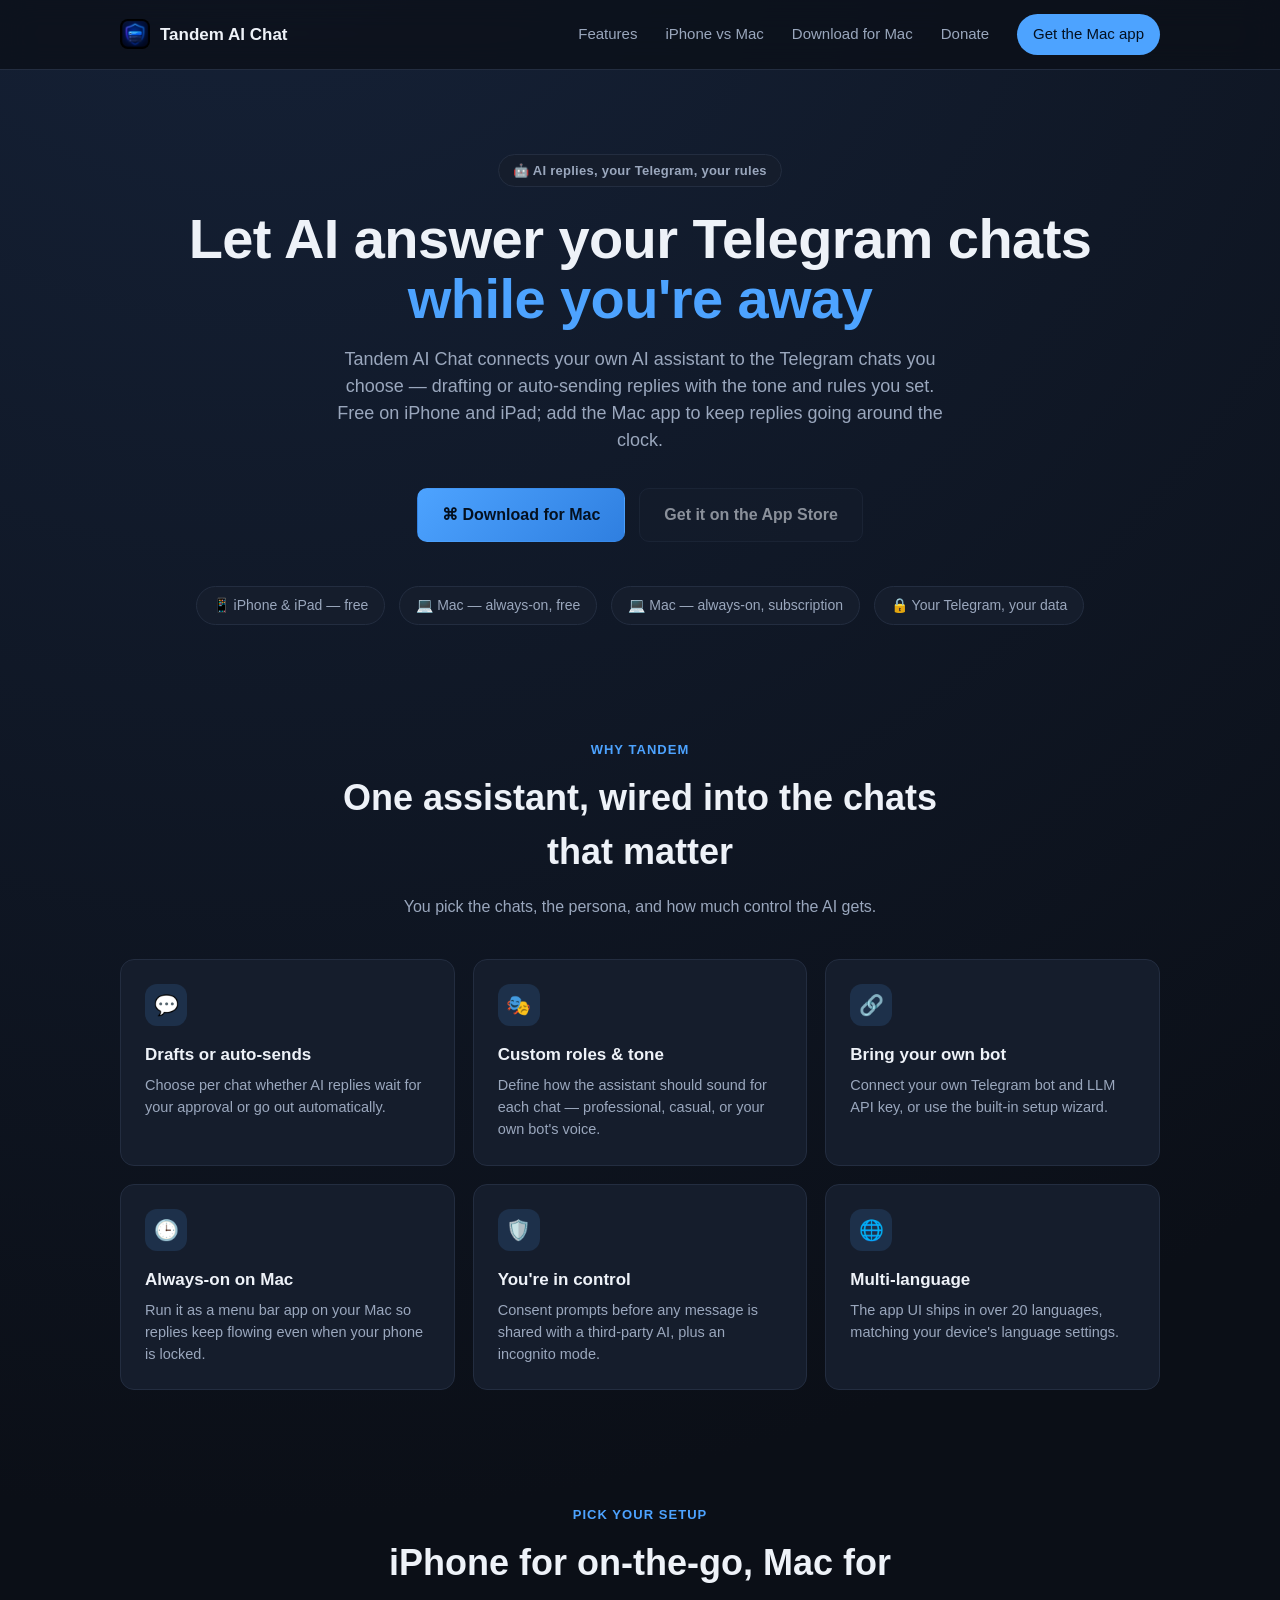
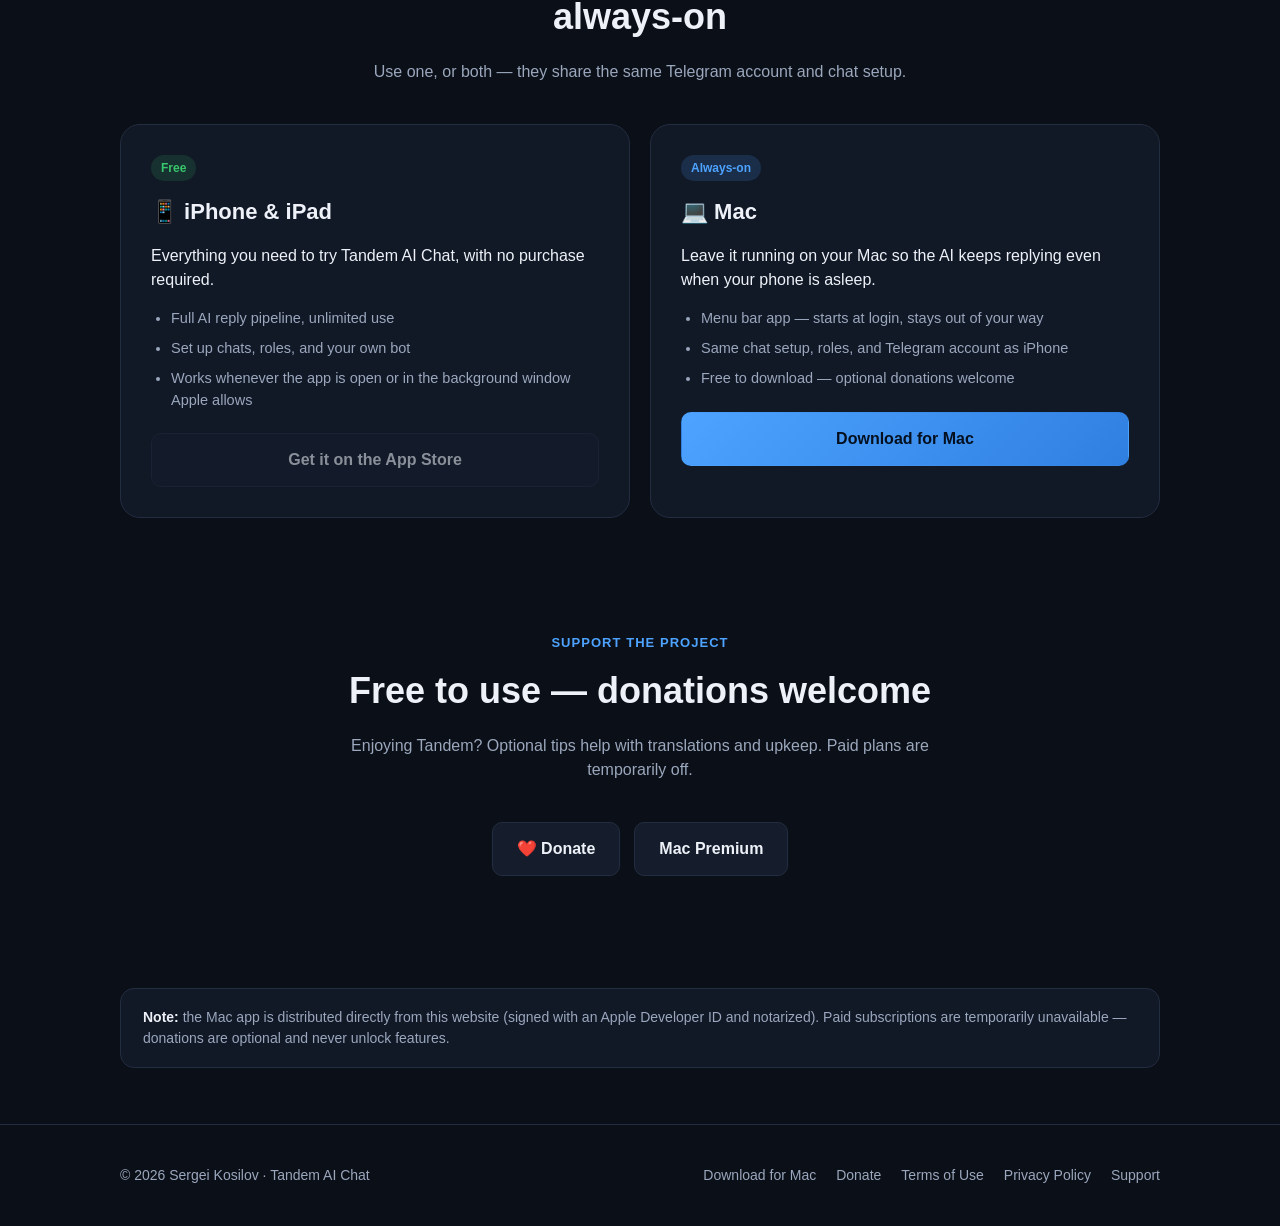
<file: index.html>
<!DOCTYPE html>
<html lang="en">
<head>
<meta charset="UTF-8" />
<meta name="viewport" content="width=device-width, initial-scale=1" />
<title>Tandem AI Chat — AI replies for your Telegram, on iPhone and Mac</title>
<meta name="description" content="Tandem AI Chat drafts and sends AI-powered replies inside your own Telegram chats. Free on iPhone and iPad, with an always-on Mac app for continuous coverage." />
<link rel="icon" href="assets/tandem-ios-icon-1024.png" />
<link rel="stylesheet" href="css/styles.css" />
</head>
<body>
  <header class="site-header">
    <div class="container">
      <a class="brand" href="index.html">
        <img src="assets/tandem-ios-icon-1024.png" alt="Tandem AI Chat icon" />
        Tandem AI Chat
      </a>
      <nav class="nav-links">
        <a href="index.html#features">Features</a>
        <a href="index.html#platforms">iPhone vs Mac</a>
        <a href="download.html">Download for Mac</a>
        <a href="download.html#pricing" data-paid-purchase>Pricing</a>
        <a href="donate.html">Donate</a>
        <a class="nav-cta" href="download.html">Get the Mac app</a>
      </nav>
      <button class="nav-toggle" aria-label="Toggle menu" aria-expanded="false">☰</button>
    </div>
  </header>

  <main>
    <section class="hero">
      <div class="container">
        <span class="eyebrow">🤖 AI replies, your Telegram, your rules</span>
        <h1>Let AI answer your Telegram chats <span>while you're away</span></h1>
        <p class="lead">
          Tandem AI Chat connects your own AI assistant to the Telegram chats you choose — drafting
          or auto‑sending replies with the tone and rules you set. Free on iPhone and iPad; add the
          Mac app to keep replies going around the clock.
        </p>
        <div class="cta-row">
          <a class="btn btn-primary" href="download.html">
            <span>⌘ Download for Mac</span>
          </a>
          <!-- TODO: replace with the real App Store URL once the listing is live -->
          <a class="btn btn-secondary" href="#" data-role="appstore-link">
            <span> Get it on the App Store</span>
          </a>
        </div>
        <div class="platform-strip">
          <span class="pill">📱 iPhone &amp; iPad — free</span>
          <span class="pill" data-donations-only>💻 Mac — always‑on, free</span>
          <span class="pill" data-paid-purchase>💻 Mac — always‑on, subscription</span>
          <span class="pill">🔒 Your Telegram, your data</span>
        </div>
      </div>
    </section>

    <section id="features">
      <div class="container">
        <div class="section-head">
          <span class="kicker">Why Tandem</span>
          <h2>One assistant, wired into the chats that matter</h2>
          <p>You pick the chats, the persona, and how much control the AI gets.</p>
        </div>
        <div class="grid">
          <div class="card">
            <div class="icon">💬</div>
            <h3>Drafts or auto‑sends</h3>
            <p>Choose per chat whether AI replies wait for your approval or go out automatically.</p>
          </div>
          <div class="card">
            <div class="icon">🎭</div>
            <h3>Custom roles &amp; tone</h3>
            <p>Define how the assistant should sound for each chat — professional, casual, or your own bot's voice.</p>
          </div>
          <div class="card">
            <div class="icon">🔗</div>
            <h3>Bring your own bot</h3>
            <p>Connect your own Telegram bot and LLM API key, or use the built‑in setup wizard.</p>
          </div>
          <div class="card">
            <div class="icon">🕒</div>
            <h3>Always‑on on Mac</h3>
            <p>Run it as a menu bar app on your Mac so replies keep flowing even when your phone is locked.</p>
          </div>
          <div class="card">
            <div class="icon">🛡️</div>
            <h3>You're in control</h3>
            <p>Consent prompts before any message is shared with a third‑party AI, plus an incognito mode.</p>
          </div>
          <div class="card">
            <div class="icon">🌐</div>
            <h3>Multi‑language</h3>
            <p>The app UI ships in over 20 languages, matching your device's language settings.</p>
          </div>
        </div>
      </div>
    </section>

    <section id="platforms">
      <div class="container">
        <div class="section-head">
          <span class="kicker">Pick your setup</span>
          <h2>iPhone for on‑the‑go, Mac for always‑on</h2>
          <p>Use one, or both — they share the same Telegram account and chat setup.</p>
        </div>
        <div class="platforms">
          <div class="platform-card">
            <span class="badge">Free</span>
            <h3>📱 iPhone &amp; iPad</h3>
            <p>Everything you need to try Tandem AI Chat, with no purchase required.</p>
            <ul>
              <li>Full AI reply pipeline, unlimited use</li>
              <li>Set up chats, roles, and your own bot</li>
              <li>Works whenever the app is open or in the background window Apple allows</li>
            </ul>
            <a class="btn btn-secondary btn-block" href="#" data-role="appstore-link">Get it on the App Store</a>
          </div>
          <div class="platform-card">
            <span class="badge" style="background: rgba(77,163,255,0.16); color: var(--accent);">Always‑on</span>
            <h3>💻 Mac</h3>
            <p>Leave it running on your Mac so the AI keeps replying even when your phone is asleep.</p>
            <ul>
              <li>Menu bar app — starts at login, stays out of your way</li>
              <li>Same chat setup, roles, and Telegram account as iPhone</li>
              <li data-donations-only>Free to download — optional donations welcome</li>
              <li data-paid-purchase>Premium from $4.99/month, up to 3 Macs per subscription</li>
            </ul>
            <a class="btn btn-primary btn-block" href="download.html">Download for Mac</a>
          </div>
        </div>
      </div>
    </section>

    <section>
      <div class="container">
        <div class="section-head">
          <span class="kicker">Support the project</span>
          <h2>Free to use — donations welcome</h2>
          <p data-donations-only>Enjoying Tandem? Optional tips help with translations and upkeep. Paid plans are temporarily off.</p>
          <p data-paid-purchase>Enjoying Tandem? Optional tips help with translations and upkeep. Mac Premium is a separate subscription.</p>
        </div>
        <div class="cta-row">
          <a class="btn btn-secondary" href="donate.html">❤️ Donate</a>
          <a class="btn btn-secondary" href="download.html#pricing" data-paid-purchase>Mac Premium</a>
        </div>
      </div>
    </section>

    <section>
      <div class="container">
        <div class="callout" data-donations-only>
          <strong>Note:</strong> the Mac app is distributed directly from this website (signed with
          an Apple Developer ID and notarized). Paid subscriptions are temporarily unavailable —
          donations are optional and never unlock features.
        </div>
        <div class="callout" data-paid-purchase>
          <strong>Note:</strong> the Mac app is distributed directly from this website (signed with
          an Apple Developer ID and notarized), not through the Mac App Store — that's what lets us
          offer Lemon Squeezy subscription billing for the Mac app instead of Mac App Store IAP.
        </div>
      </div>
    </section>
  </main>

  <footer class="site-footer">
    <div class="container">
      <div class="footer-row">
        <span>© 2026 Sergei Kosilov · Tandem AI Chat</span>
        <div class="footer-links">
          <a href="download.html">Download for Mac</a>
          <a href="donate.html">Donate</a>
          <a href="#" data-role="terms-link">Terms of Use</a>
          <a href="#" data-role="privacy-link">Privacy Policy</a>
          <a href="#" data-role="support-link">Support</a>
        </div>
      </div>
    </div>
  </footer>

  <script src="js/site-config.js"></script>
  <script src="js/main.js"></script>
</body>
</html>
</file>
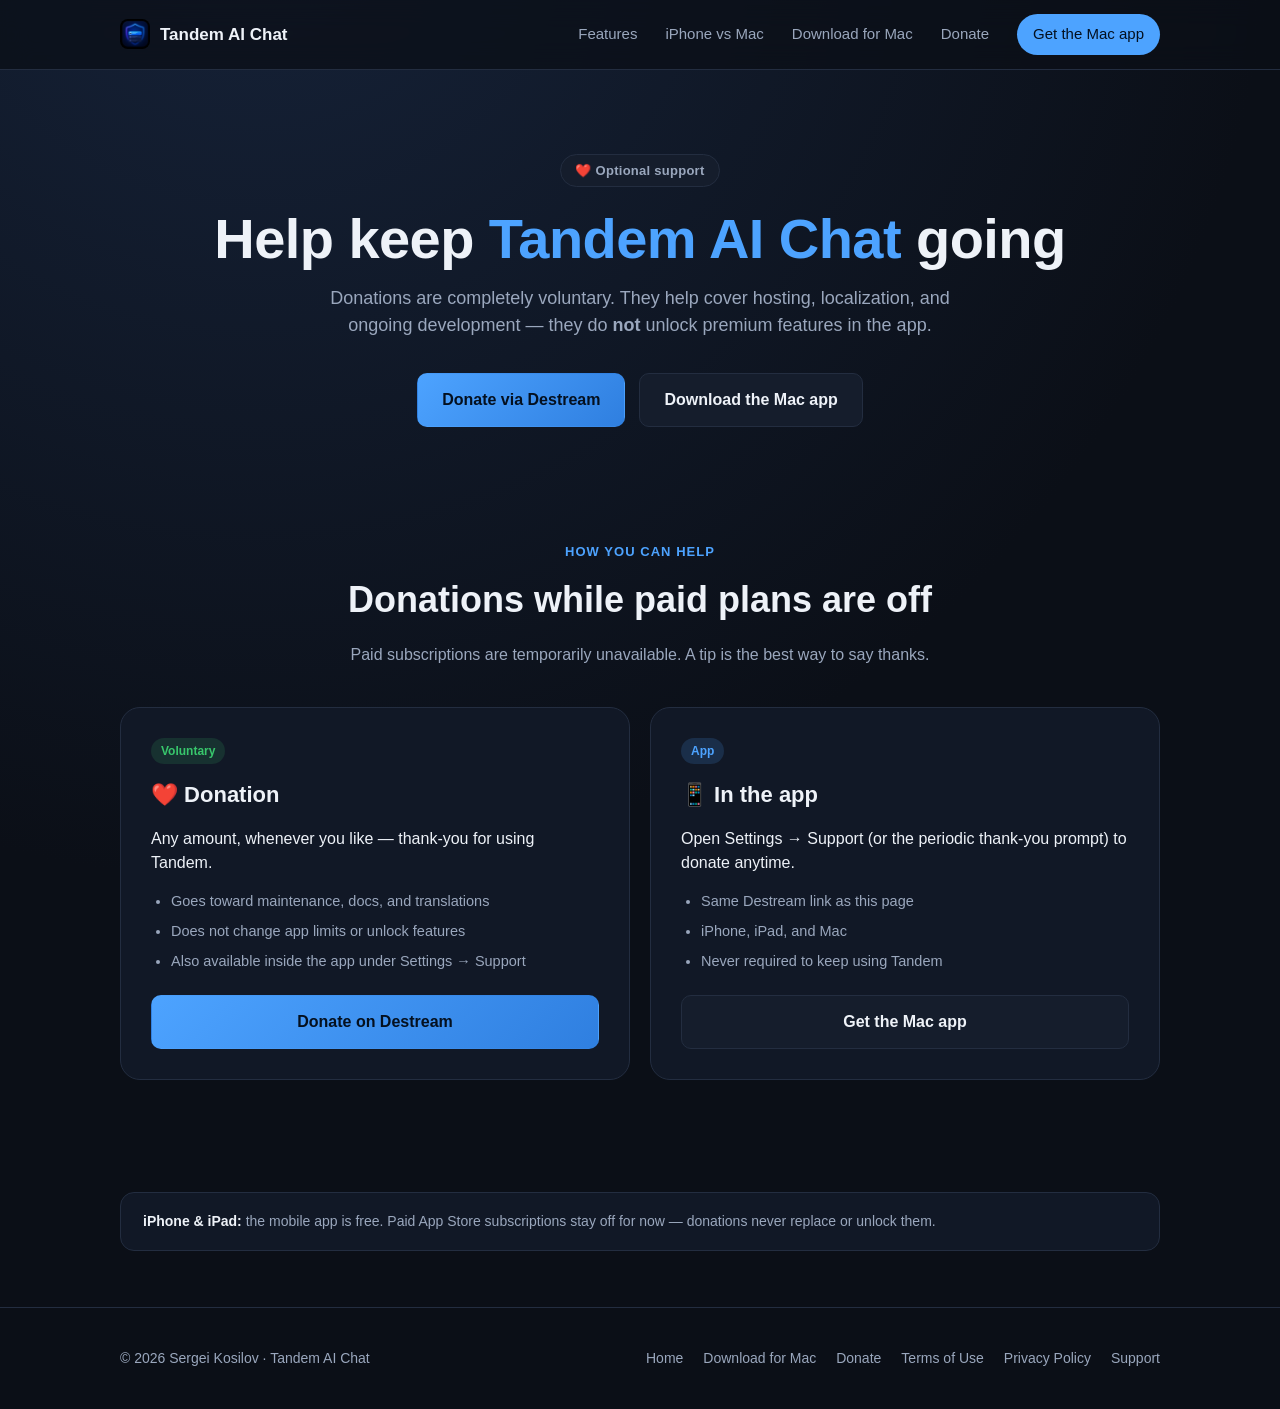
<file: donate.html>
<!DOCTYPE html>
<html lang="en">
<head>
<meta charset="UTF-8" />
<meta name="viewport" content="width=device-width, initial-scale=1" />
<title>Support Tandem AI Chat — Donate</title>
<meta name="description" content="Optional donations help keep Tandem AI Chat maintained and translated. Paid plans are temporarily off." />
<link rel="icon" href="assets/tandem-ios-icon-1024.png" />
<link rel="stylesheet" href="css/styles.css" />
</head>
<body>
  <header class="site-header">
    <div class="container">
      <a class="brand" href="index.html">
        <img src="assets/tandem-ios-icon-1024.png" alt="Tandem AI Chat icon" />
        Tandem AI Chat
      </a>
      <nav class="nav-links">
        <a href="index.html#features">Features</a>
        <a href="index.html#platforms">iPhone vs Mac</a>
        <a href="download.html">Download for Mac</a>
        <a href="download.html#pricing" data-paid-purchase>Pricing</a>
        <a href="donate.html">Donate</a>
        <a class="nav-cta" href="download.html">Get the Mac app</a>
      </nav>
      <button class="nav-toggle" aria-label="Toggle menu" aria-expanded="false">☰</button>
    </div>
  </header>

  <main>
    <section class="hero">
      <div class="container">
        <span class="eyebrow">❤️ Optional support</span>
        <h1>Help keep <span>Tandem AI Chat</span> going</h1>
        <p class="lead">
          Donations are completely voluntary. They help cover hosting, localization, and ongoing
          development — they do <strong>not</strong> unlock premium features in the app.
        </p>
        <div class="cta-row">
          <a class="btn btn-primary" href="#" data-role="donate-link" rel="noopener noreferrer" target="_blank">
            <span>Donate via Destream</span>
          </a>
          <a class="btn btn-secondary" href="download.html">Download the Mac app</a>
        </div>
      </div>
    </section>

    <section>
      <div class="container">
        <div class="section-head">
          <span class="kicker">How you can help</span>
          <h2 data-donations-only>Donations while paid plans are off</h2>
          <h2 data-paid-purchase>Donations vs. Mac Premium</h2>
          <p data-donations-only>Paid subscriptions are temporarily unavailable. A tip is the best way to say thanks.</p>
          <p data-paid-purchase>Two different ways to support the project — pick what fits you.</p>
        </div>
        <div class="platforms">
          <div class="platform-card">
            <span class="badge">Voluntary</span>
            <h3>❤️ Donation</h3>
            <p>Any amount, whenever you like — thank-you for using Tandem.</p>
            <ul>
              <li>Goes toward maintenance, docs, and translations</li>
              <li>Does not change app limits or unlock features</li>
              <li>Also available inside the app under Settings → Support</li>
            </ul>
            <a class="btn btn-primary btn-block" href="#" data-role="donate-link" rel="noopener noreferrer" target="_blank">
              Donate on Destream
            </a>
          </div>
          <div class="platform-card" data-paid-purchase>
            <span class="badge" style="background: rgba(77,163,255,0.16); color: var(--accent);">Mac only</span>
            <h3>💻 Mac Premium</h3>
            <p>$4.99/month subscription for always-on AI replies on your Mac.</p>
            <ul>
              <li>Unlimited use while subscribed (up to 3 Macs)</li>
              <li>License key by email (Lemon Squeezy checkout)</li>
              <li>Activate in Settings → Subscription inside the Mac app</li>
            </ul>
            <a class="btn btn-secondary btn-block" href="download.html#pricing">View subscription pricing</a>
          </div>
          <div class="platform-card" data-donations-only>
            <span class="badge" style="background: rgba(77,163,255,0.16); color: var(--accent);">App</span>
            <h3>📱 In the app</h3>
            <p>Open Settings → Support (or the periodic thank-you prompt) to donate anytime.</p>
            <ul>
              <li>Same Destream link as this page</li>
              <li>iPhone, iPad, and Mac</li>
              <li>Never required to keep using Tandem</li>
            </ul>
            <a class="btn btn-secondary btn-block" href="download.html">Get the Mac app</a>
          </div>
        </div>
      </div>
    </section>

    <section>
      <div class="container">
        <div class="callout">
          <strong>iPhone &amp; iPad:</strong> the mobile app is free. Paid App Store subscriptions stay
          off for now — donations never replace or unlock them.
        </div>
      </div>
    </section>
  </main>

  <footer class="site-footer">
    <div class="container">
      <div class="footer-row">
        <span>© 2026 Sergei Kosilov · Tandem AI Chat</span>
        <div class="footer-links">
          <a href="index.html">Home</a>
          <a href="download.html">Download for Mac</a>
          <a href="donate.html">Donate</a>
          <a href="#" data-role="terms-link">Terms of Use</a>
          <a href="#" data-role="privacy-link">Privacy Policy</a>
          <a href="#" data-role="support-link">Support</a>
        </div>
      </div>
    </div>
  </footer>

  <script src="js/site-config.js"></script>
  <script src="js/main.js"></script>
</body>
</html>
</file>
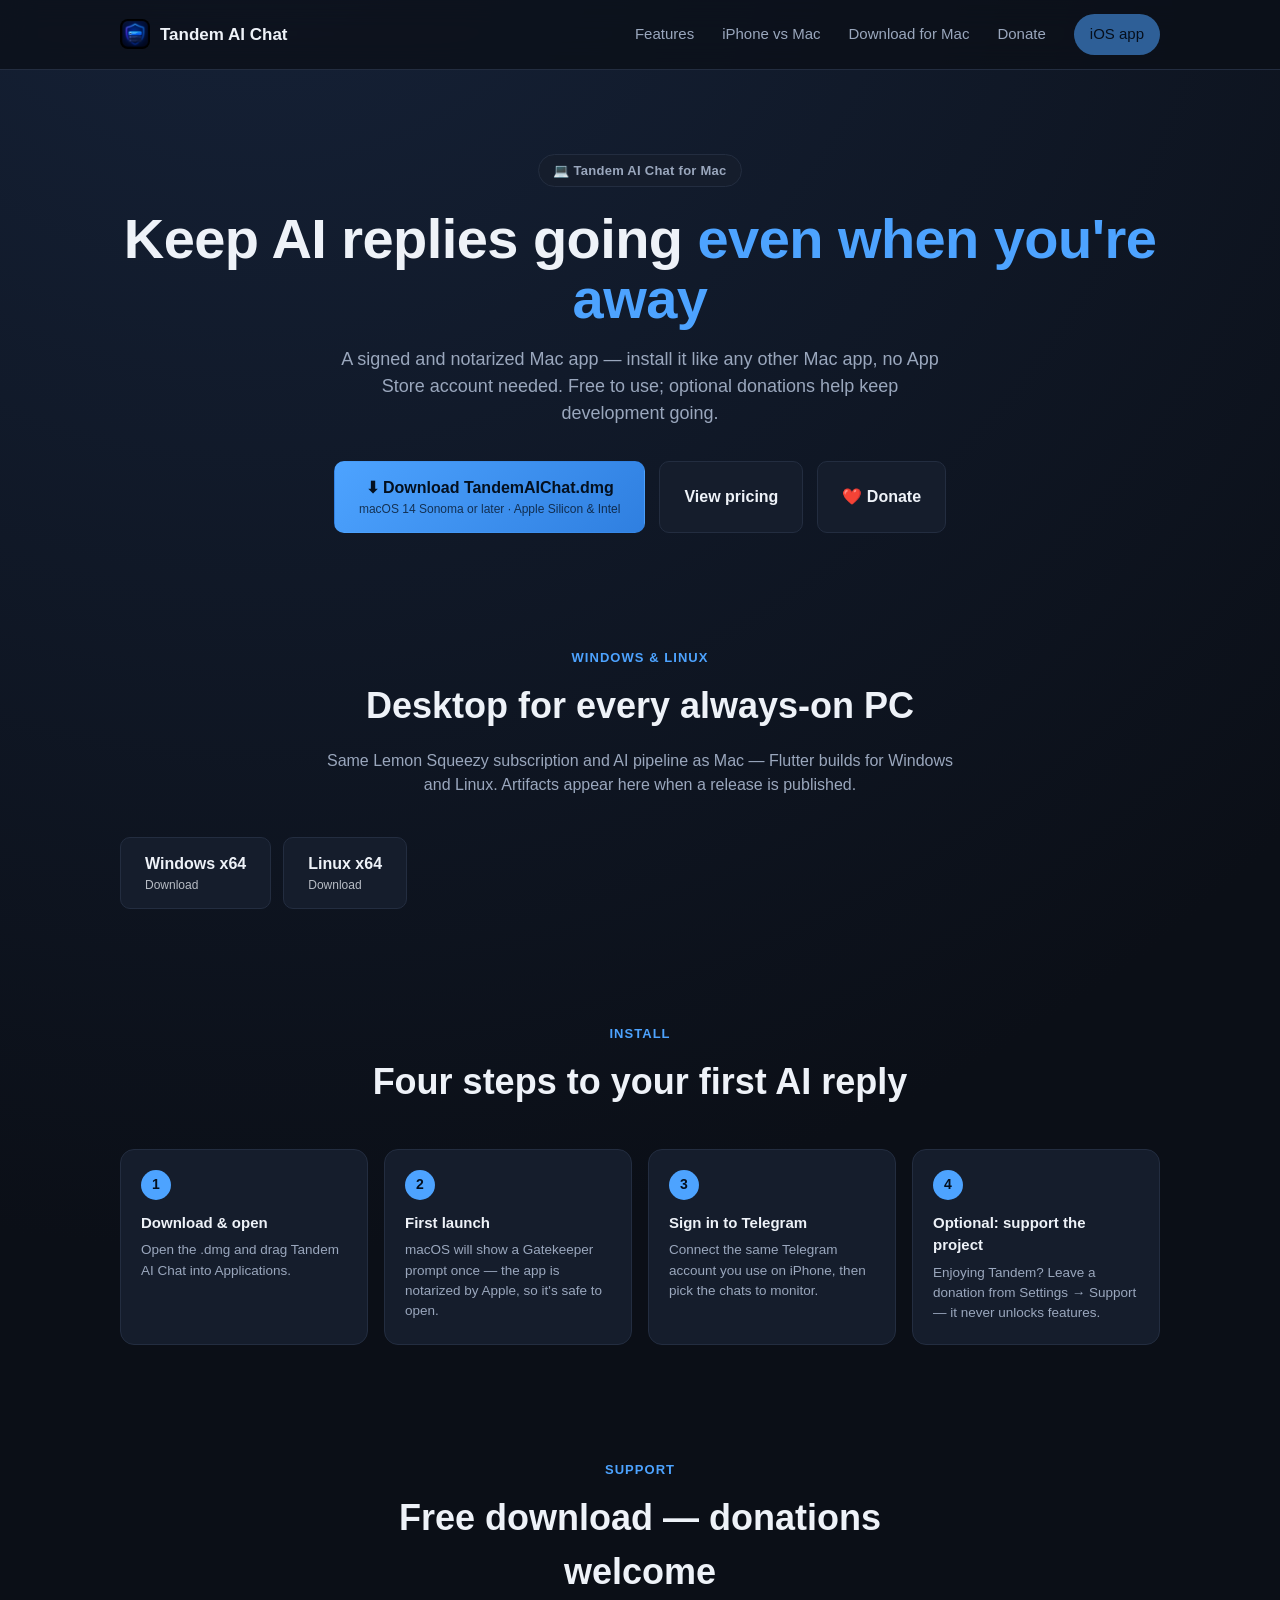
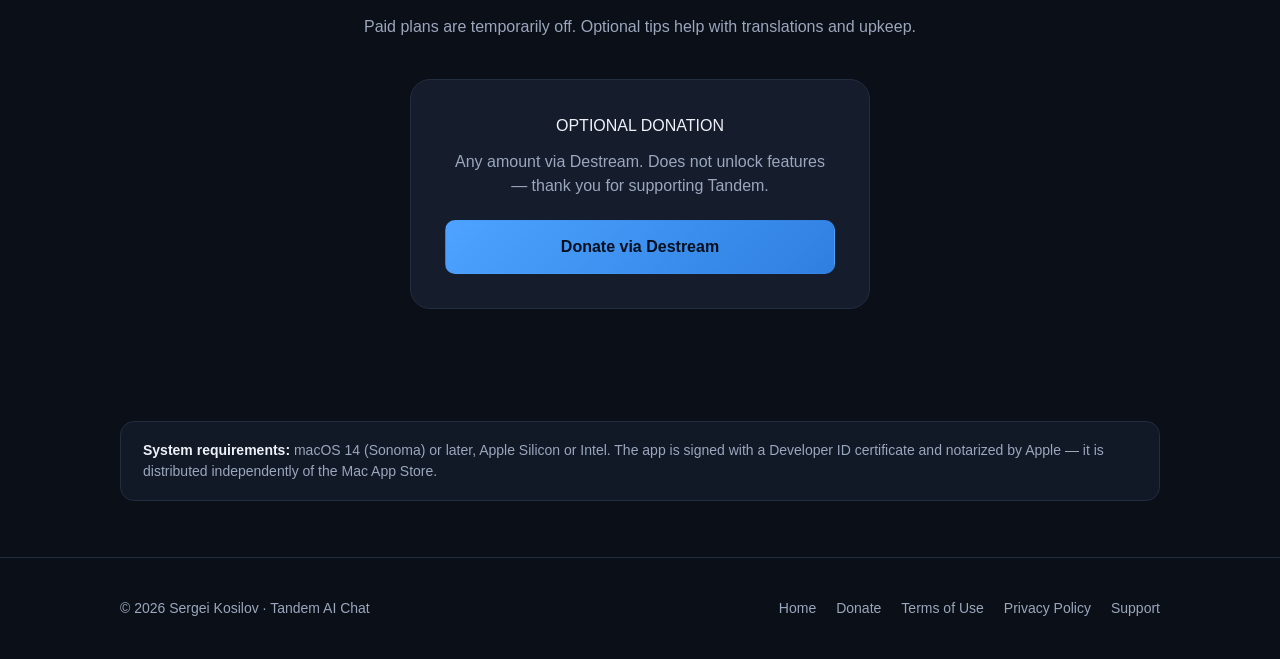
<file: download.html>
<!DOCTYPE html>
<html lang="en">
<head>
<meta charset="UTF-8" />
<meta name="viewport" content="width=device-width, initial-scale=1" />
<title>Download Tandem AI Chat for Mac</title>
<meta name="description" content="Download the notarized Tandem AI Chat Mac app. Free to use — optional donations welcome." />
<link rel="icon" href="assets/tandem-mac-icon-1024.png" />
<link rel="stylesheet" href="css/styles.css" />
</head>
<body>
  <header class="site-header">
    <div class="container">
      <a class="brand" href="index.html">
        <img src="assets/tandem-mac-icon-1024.png" alt="Tandem AI Chat icon" />
        Tandem AI Chat
      </a>
      <nav class="nav-links">
        <a href="index.html#features">Features</a>
        <a href="index.html#platforms">iPhone vs Mac</a>
        <a href="download.html">Download for Mac</a>
        <a href="download.html#pricing" data-paid-purchase>Pricing</a>
        <a href="donate.html">Donate</a>
        <a class="nav-cta" href="#" data-role="appstore-link">iOS app</a>
      </nav>
      <button class="nav-toggle" aria-label="Toggle menu" aria-expanded="false">☰</button>
    </div>
  </header>

  <main>
    <section class="hero">
      <div class="container">
        <span class="eyebrow">💻 Tandem AI Chat for Mac</span>
        <h1>Keep AI replies going <span>even when you're away</span></h1>
        <p class="lead" data-donations-only>
          A signed and notarized Mac app — install it like any other Mac app, no App Store account
          needed. Free to use; optional donations help keep development going.
        </p>
        <p class="lead" data-paid-purchase>
          A signed and notarized Mac app — install it like any other Mac app, no App Store account
          needed. Premium subscription from $4.99/month via Lemon Squeezy.
        </p>
        <div class="cta-row">
          <!-- Upload the notarized .dmg produced by scripts/archive-tandemmac-direct.sh here. -->
          <a class="btn btn-primary" href="downloads/TandemAIChat.dmg" data-role="dmg-link">
            <span>⬇︎ Download TandemAIChat.dmg
              <small>macOS 14 Sonoma or later · Apple Silicon &amp; Intel</small>
            </span>
          </a>
          <a class="btn btn-secondary" href="#pricing" data-paid-purchase>View pricing</a>
          <a class="btn btn-secondary" href="donate.html" data-donations-only>❤️ Donate</a>
        </div>
      </div>
    </section>

    <section id="other-platforms">
      <div class="container">
        <div class="section-head">
          <span class="kicker">Windows &amp; Linux</span>
          <h2>Desktop for every always-on PC</h2>
          <p>
            Same Lemon Squeezy subscription and AI pipeline as Mac — Flutter builds for Windows and Linux.
            Artifacts appear here when a release is published.
          </p>
        </div>
        <div class="cta-row" style="justify-content:flex-start; flex-wrap:wrap; gap:12px;">
          <a class="btn btn-secondary" href="#" data-role="windows-download-link" aria-disabled="true">
            <span>Windows x64
              <small data-role="windows-download-status">Coming soon</small>
            </span>
          </a>
          <a class="btn btn-secondary" href="#" data-role="linux-download-link" aria-disabled="true">
            <span>Linux x64
              <small data-role="linux-download-status">Coming soon</small>
            </span>
          </a>
        </div>
      </div>
    </section>

    <section>
      <div class="container">
        <div class="section-head">
          <span class="kicker">Install</span>
          <h2>Four steps to your first AI reply</h2>
        </div>
        <div class="steps">
          <div class="step">
            <div class="num">1</div>
            <h4>Download &amp; open</h4>
            <p>Open the .dmg and drag Tandem AI Chat into Applications.</p>
          </div>
          <div class="step">
            <div class="num">2</div>
            <h4>First launch</h4>
            <p>macOS will show a Gatekeeper prompt once — the app is notarized by Apple, so it's safe to open.</p>
          </div>
          <div class="step">
            <div class="num">3</div>
            <h4>Sign in to Telegram</h4>
            <p>Connect the same Telegram account you use on iPhone, then pick the chats to monitor.</p>
          </div>
          <div class="step" data-paid-purchase>
            <div class="num">4</div>
            <h4>Activate your subscription</h4>
            <p>Subscribe at checkout, then paste the license key from your email in Settings → Subscription.</p>
          </div>
          <div class="step" data-donations-only>
            <div class="num">4</div>
            <h4>Optional: support the project</h4>
            <p>Enjoying Tandem? Leave a donation from Settings → Support — it never unlocks features.</p>
          </div>
        </div>
      </div>
    </section>

    <section id="pricing" data-paid-purchase>
      <div class="container">
        <div class="section-head">
          <span class="kicker">Pricing</span>
          <h2>Premium subscription, up to 3 Macs</h2>
          <p>Handled securely by Lemon Squeezy — card payments, invoices, and license key by email. Cancel anytime.</p>
        </div>
        <div class="pricing-layout">
          <div class="pricing-media">
            <img src="assets/premium-checkout-hero.png" alt="Tandem AI Chat Premium" class="pricing-hero" />
            <img src="assets/premium-screenshot.png" alt="Tandem AI Chat app screenshot" class="pricing-shot" />
          </div>
          <div class="pricing-card">
          <div>TANDEM AI CHAT PREMIUM — MAC</div>
          <div class="price"><span data-role="mac-license-price">$4.99</span><span data-role="mac-license-price-suffix">/month</span></div>
          <ul>
            <li>Unlimited AI replies while subscribed</li>
            <li>Same license key on up to 3 Macs</li>
            <li>Free app updates</li>
            <li>License key delivered by email after checkout</li>
          </ul>
          <a class="btn btn-primary btn-block" href="#" data-role="checkout-link">
            Subscribe
          </a>
          </div>
        </div>
        <p style="text-align:center; color: var(--text-muted); font-size: 13px; margin-top: 16px;">
          Already subscribed? Paste your license key in Settings → Subscription inside the app.
        </p>
      </div>
    </section>

    <section id="support" data-donations-only>
      <div class="container">
        <div class="section-head">
          <span class="kicker">Support</span>
          <h2>Free download — donations welcome</h2>
          <p>Paid plans are temporarily off. Optional tips help with translations and upkeep.</p>
        </div>
        <div class="pricing-card" style="max-width: 460px; margin: 0 auto;">
          <div>OPTIONAL DONATION</div>
          <p style="color: var(--text-muted); margin: 12px 0 22px;">
            Any amount via Destream. Does not unlock features — thank you for supporting Tandem.
          </p>
          <a class="btn btn-primary btn-block" href="#" data-role="donate-link" rel="noopener noreferrer" target="_blank">
            Donate via Destream
          </a>
        </div>
      </div>
    </section>

    <section>
      <div class="container">
        <div class="callout">
          <strong>System requirements:</strong> macOS 14 (Sonoma) or later, Apple Silicon or Intel.
          The app is signed with a Developer ID certificate and notarized by Apple — it is
          distributed independently of the Mac App Store.
        </div>
      </div>
    </section>
  </main>

  <footer class="site-footer">
    <div class="container">
      <div class="footer-row">
        <span>© 2026 Sergei Kosilov · Tandem AI Chat</span>
        <div class="footer-links">
          <a href="index.html">Home</a>
          <a href="donate.html">Donate</a>
          <a href="#" data-role="terms-link">Terms of Use</a>
          <a href="#" data-role="privacy-link">Privacy Policy</a>
          <a href="#" data-role="support-link">Support</a>
        </div>
      </div>
    </div>
  </footer>

  <script src="js/site-config.js"></script>
  <script src="js/main.js"></script>
</body>
</html>
</file>
<file: css/styles.css>
:root {
  --bg: #0b0f17;
  --bg-elevated: #111826;
  --bg-card: #151d2c;
  --border: #232d40;
  --text: #eef2f8;
  --text-muted: #9aa7bd;
  --accent: #4da3ff;
  --accent-strong: #2f7fe0;
  --success: #38c76c;
  --radius-lg: 20px;
  --radius-md: 14px;
  --radius-sm: 10px;
  --max-width: 1080px;
}

* {
  box-sizing: border-box;
}

html {
  scroll-behavior: smooth;
}

body {
  margin: 0;
  background: radial-gradient(circle at 20% -10%, #16233a 0%, var(--bg) 55%);
  color: var(--text);
  font-family: -apple-system, BlinkMacSystemFont, "SF Pro Text", "Segoe UI", Roboto, Helvetica, Arial, sans-serif;
  line-height: 1.5;
  -webkit-font-smoothing: antialiased;
}

img {
  max-width: 100%;
  display: block;
}

a {
  color: inherit;
}

.container {
  width: 100%;
  max-width: var(--max-width);
  margin: 0 auto;
  padding: 0 20px;
}

/* Header */

.site-header {
  position: sticky;
  top: 0;
  z-index: 50;
  backdrop-filter: blur(14px);
  background: rgba(11, 15, 23, 0.75);
  border-bottom: 1px solid var(--border);
}

.site-header .container {
  display: flex;
  align-items: center;
  justify-content: space-between;
  padding-top: 14px;
  padding-bottom: 14px;
}

.brand {
  display: flex;
  align-items: center;
  gap: 10px;
  font-weight: 700;
  font-size: 17px;
  text-decoration: none;
}

.brand img {
  width: 30px;
  height: 30px;
  border-radius: 8px;
}

.nav-links {
  display: flex;
  align-items: center;
  gap: 28px;
}

.nav-links a {
  text-decoration: none;
  color: var(--text-muted);
  font-size: 15px;
  font-weight: 500;
  transition: color 0.15s ease;
}

.nav-links a:hover {
  color: var(--text);
}

.nav-cta {
  display: inline-flex;
  align-items: center;
  gap: 8px;
  background: var(--accent);
  color: #04101f !important;
  padding: 9px 16px;
  border-radius: 999px;
  font-weight: 600;
  font-size: 14px;
}

.nav-toggle {
  display: none;
  background: none;
  border: 1px solid var(--border);
  border-radius: 8px;
  color: var(--text);
  padding: 8px 10px;
  font-size: 16px;
}

/* Hero */

.hero {
  padding: 84px 0 56px;
  text-align: center;
}

.eyebrow {
  display: inline-flex;
  align-items: center;
  gap: 8px;
  background: var(--bg-card);
  border: 1px solid var(--border);
  color: var(--text-muted);
  padding: 6px 14px;
  border-radius: 999px;
  font-size: 13px;
  font-weight: 600;
  letter-spacing: 0.02em;
}

.hero h1 {
  font-size: clamp(32px, 6vw, 56px);
  line-height: 1.08;
  margin: 22px 0 16px;
  font-weight: 800;
  letter-spacing: -0.01em;
}

.hero h1 span {
  color: var(--accent);
}

.hero p.lead {
  max-width: 620px;
  margin: 0 auto 34px;
  color: var(--text-muted);
  font-size: 18px;
}

.cta-row {
  display: flex;
  flex-wrap: wrap;
  gap: 14px;
  justify-content: center;
}

.btn {
  display: inline-flex;
  align-items: center;
  gap: 10px;
  padding: 14px 24px;
  border-radius: var(--radius-sm);
  font-weight: 600;
  font-size: 16px;
  text-decoration: none;
  border: 1px solid transparent;
  transition: transform 0.15s ease, opacity 0.15s ease;
}

.btn:hover {
  transform: translateY(-1px);
}

.btn-primary {
  background: linear-gradient(135deg, var(--accent), var(--accent-strong));
  color: #04101f;
}

.btn-secondary {
  background: var(--bg-card);
  border-color: var(--border);
  color: var(--text);
}

a.is-disabled {
  opacity: 0.55;
  cursor: not-allowed;
  pointer-events: auto;
}

a.is-disabled:hover {
  transform: none;
}

.btn-block {
  width: 100%;
  justify-content: center;
}

.btn small {
  display: block;
  font-weight: 400;
  font-size: 12px;
  opacity: 0.75;
}

/* Platform preview strip */

.platform-strip {
  display: flex;
  flex-wrap: wrap;
  justify-content: center;
  gap: 14px;
  margin-top: 44px;
  color: var(--text-muted);
  font-size: 14px;
}

.platform-strip .pill {
  display: inline-flex;
  align-items: center;
  gap: 8px;
  background: var(--bg-card);
  border: 1px solid var(--border);
  border-radius: 999px;
  padding: 8px 16px;
}

/* Sections */

section {
  padding: 56px 0;
}

.section-head {
  text-align: center;
  max-width: 640px;
  margin: 0 auto 40px;
}

.section-head .kicker {
  color: var(--accent);
  font-weight: 700;
  font-size: 13px;
  letter-spacing: 0.08em;
  text-transform: uppercase;
}

.section-head h2 {
  font-size: clamp(26px, 4vw, 36px);
  margin: 10px 0 10px;
  font-weight: 800;
}

.section-head p {
  color: var(--text-muted);
  font-size: 16px;
}

/* Feature grid */

.grid {
  display: grid;
  grid-template-columns: repeat(3, 1fr);
  gap: 18px;
}

.card {
  background: var(--bg-card);
  border: 1px solid var(--border);
  border-radius: var(--radius-md);
  padding: 24px;
}

.card .icon {
  width: 42px;
  height: 42px;
  border-radius: 12px;
  background: rgba(77, 163, 255, 0.14);
  display: flex;
  align-items: center;
  justify-content: center;
  font-size: 20px;
  margin-bottom: 16px;
}

.card h3 {
  margin: 0 0 8px;
  font-size: 17px;
}

.card p {
  margin: 0;
  color: var(--text-muted);
  font-size: 14.5px;
}

/* Two-column platform comparison */

.platforms {
  display: grid;
  grid-template-columns: 1fr 1fr;
  gap: 20px;
}

.platform-card {
  background: var(--bg-elevated);
  border: 1px solid var(--border);
  border-radius: var(--radius-lg);
  padding: 30px;
}

.platform-card .badge {
  display: inline-block;
  background: rgba(56, 199, 108, 0.14);
  color: var(--success);
  font-size: 12px;
  font-weight: 700;
  padding: 4px 10px;
  border-radius: 999px;
  margin-bottom: 14px;
}

.platform-card h3 {
  font-size: 22px;
  margin: 0 0 10px;
}

.platform-card ul {
  padding-left: 20px;
  color: var(--text-muted);
  margin: 16px 0 22px;
}

.platform-card li {
  margin-bottom: 8px;
  font-size: 14.5px;
}

/* Pricing */

.pricing-layout {
  display: grid;
  grid-template-columns: 1fr min(420px, 100%);
  gap: 24px;
  align-items: start;
  max-width: 920px;
  margin: 0 auto;
}

.pricing-media {
  display: flex;
  flex-direction: column;
  gap: 14px;
}

.pricing-hero,
.pricing-shot {
  width: 100%;
  border-radius: var(--radius-md);
  border: 1px solid var(--border);
  background: var(--bg-card);
}

.pricing-card {
  background: var(--bg-card);
  border: 1px solid var(--border);
  border-radius: var(--radius-lg);
  padding: 34px;
  text-align: center;
}

.pricing-card .price {
  font-size: 40px;
  font-weight: 800;
  margin: 12px 0 4px;
}

.pricing-card .price span {
  font-size: 16px;
  color: var(--text-muted);
  font-weight: 500;
}

.pricing-card ul {
  list-style: none;
  padding: 0;
  margin: 22px 0 26px;
  text-align: left;
  display: inline-block;
}

.pricing-card li {
  margin-bottom: 10px;
  font-size: 14.5px;
  color: var(--text-muted);
  display: flex;
  gap: 8px;
}

.pricing-card li::before {
  content: "✓";
  color: var(--success);
  font-weight: 700;
}

/* Steps */

.steps {
  display: grid;
  grid-template-columns: repeat(4, 1fr);
  gap: 16px;
}

.step {
  background: var(--bg-card);
  border: 1px solid var(--border);
  border-radius: var(--radius-md);
  padding: 20px;
}

.step .num {
  width: 30px;
  height: 30px;
  border-radius: 50%;
  background: var(--accent);
  color: #04101f;
  font-weight: 700;
  font-size: 14px;
  display: flex;
  align-items: center;
  justify-content: center;
  margin-bottom: 12px;
}

.step h4 {
  margin: 0 0 6px;
  font-size: 15px;
}

.step p {
  margin: 0;
  color: var(--text-muted);
  font-size: 13.5px;
}

/* Notice / callout */

.callout {
  background: var(--bg-elevated);
  border: 1px solid var(--border);
  border-radius: var(--radius-md);
  padding: 18px 22px;
  font-size: 14px;
  color: var(--text-muted);
}

.callout strong {
  color: var(--text);
}

/* Footer */

.site-footer {
  border-top: 1px solid var(--border);
  padding: 40px 0;
  color: var(--text-muted);
  font-size: 14px;
}

.footer-row {
  display: flex;
  flex-wrap: wrap;
  gap: 16px;
  justify-content: space-between;
  align-items: center;
}

.footer-links {
  display: flex;
  gap: 20px;
  flex-wrap: wrap;
}

.footer-links a {
  text-decoration: none;
  color: var(--text-muted);
}

.footer-links a:hover {
  color: var(--text);
}

/* Responsive */

@media (max-width: 860px) {
  .grid {
    grid-template-columns: repeat(2, 1fr);
  }
  .platforms {
    grid-template-columns: 1fr;
  }
  .steps {
    grid-template-columns: repeat(2, 1fr);
  }
  .pricing-layout {
    grid-template-columns: 1fr;
  }
}

@media (max-width: 640px) {
  .nav-links {
    position: fixed;
    top: 62px;
    left: 0;
    right: 0;
    background: var(--bg-elevated);
    border-bottom: 1px solid var(--border);
    flex-direction: column;
    align-items: stretch;
    gap: 0;
    padding: 10px 20px 18px;
    transform: translateY(-8px);
    opacity: 0;
    pointer-events: none;
    transition: opacity 0.15s ease, transform 0.15s ease;
  }
  .nav-links.open {
    opacity: 1;
    pointer-events: auto;
    transform: translateY(0);
  }
  .nav-links a {
    padding: 12px 0;
    border-bottom: 1px solid var(--border);
  }
  .nav-links a:last-child {
    border-bottom: none;
  }
  .nav-toggle {
    display: inline-flex;
  }
  .hero {
    padding: 56px 0 40px;
  }
  .grid {
    grid-template-columns: 1fr;
  }
  .steps {
    grid-template-columns: 1fr;
  }
  .footer-row {
    flex-direction: column;
    align-items: flex-start;
  }
}
</file>
